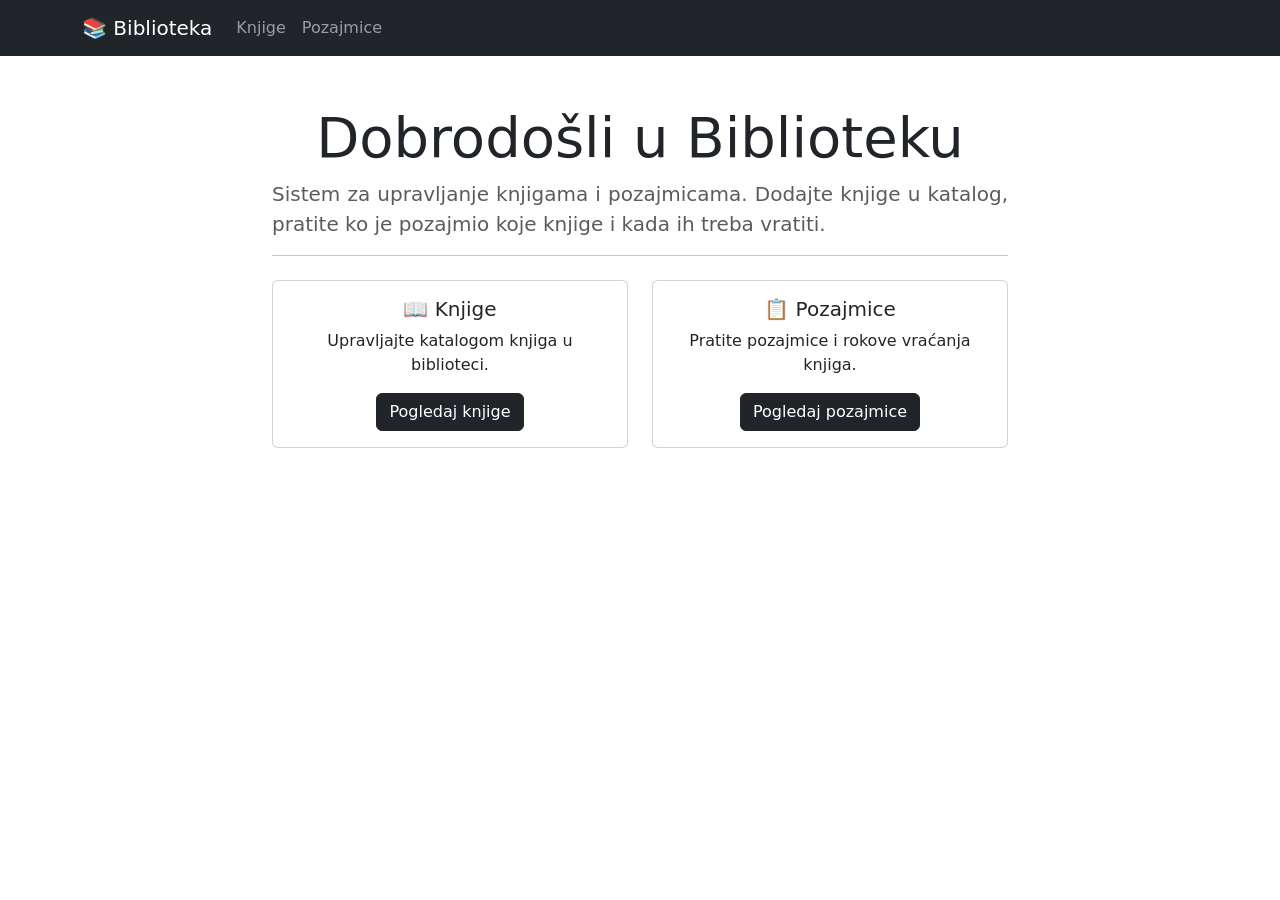
<file: public/index.html>
<!DOCTYPE html>
<html lang="sr">
<head>
    <meta charset="UTF-8">
    <meta name="viewport" content="width=device-width, initial-scale=1.0">
    <title>Biblioteka</title>
    <link href="https://cdn.jsdelivr.net/npm/bootstrap@5.3.0/dist/css/bootstrap.min.css" rel="stylesheet">
    <link rel="stylesheet" href="css/global.css">
</head>
<body>

<nav class="navbar navbar-expand-lg navbar-dark bg-dark">
    <div class="container">
        <a class="navbar-brand" href="index.html">📚 Biblioteka</a>
        <button class="navbar-toggler" type="button" data-bs-toggle="collapse" data-bs-target="#navbarNav">
            <span class="navbar-toggler-icon"></span>
        </button>
        <div class="collapse navbar-collapse" id="navbarNav">
            <ul class="navbar-nav">
                <li class="nav-item">
                    <a class="nav-link" href="knjiga.html">Knjige</a>
                </li>
                <li class="nav-item">
                    <a class="nav-link" href="pozajmica.html">Pozajmice</a>
                </li>
            </ul>
        </div>
    </div>
</nav>

<div class="container mt-5">
    <div class="row justify-content-center">
        <div class="col-md-8 text-center">
            <h1 class="display-4">Dobrodošli u Biblioteku</h1>
            <p class="lead text-muted text-justify">
                Sistem za upravljanje knjigama i pozajmicama. Dodajte knjige u katalog,
                pratite ko je pozajmio koje knjige i kada ih treba vratiti.
            </p>
            <hr>
            <div class="row mt-4">
                <div class="col-md-6 mb-3">
                    <div class="card h-100">
                        <div class="card-body">
                            <h5 class="card-title">📖 Knjige</h5>
                            <p class="card-text">Upravljajte katalogom knjiga u biblioteci.</p>
                            <a href="knjiga.html" class="btn btn-dark">Pogledaj knjige</a>
                        </div>
                    </div>
                </div>
                <div class="col-md-6 mb-3">
                    <div class="card h-100">
                        <div class="card-body">
                            <h5 class="card-title">📋 Pozajmice</h5>
                            <p class="card-text">Pratite pozajmice i rokove vraćanja knjiga.</p>
                            <a href="pozajmica.html" class="btn btn-dark">Pogledaj pozajmice</a>
                        </div>
                    </div>
                </div>
            </div>
        </div>
    </div>
</div>

<script src="https://cdn.jsdelivr.net/npm/bootstrap@5.3.0/dist/js/bootstrap.bundle.min.js"></script>
</body>
</html>
</file>
<file: public/css/global.css>
.crud-container {
    max-width: 600px;
    margin-left: auto;
    margin-right: auto;
}

.text-justify {
    text-align: justify;
}
</file>
